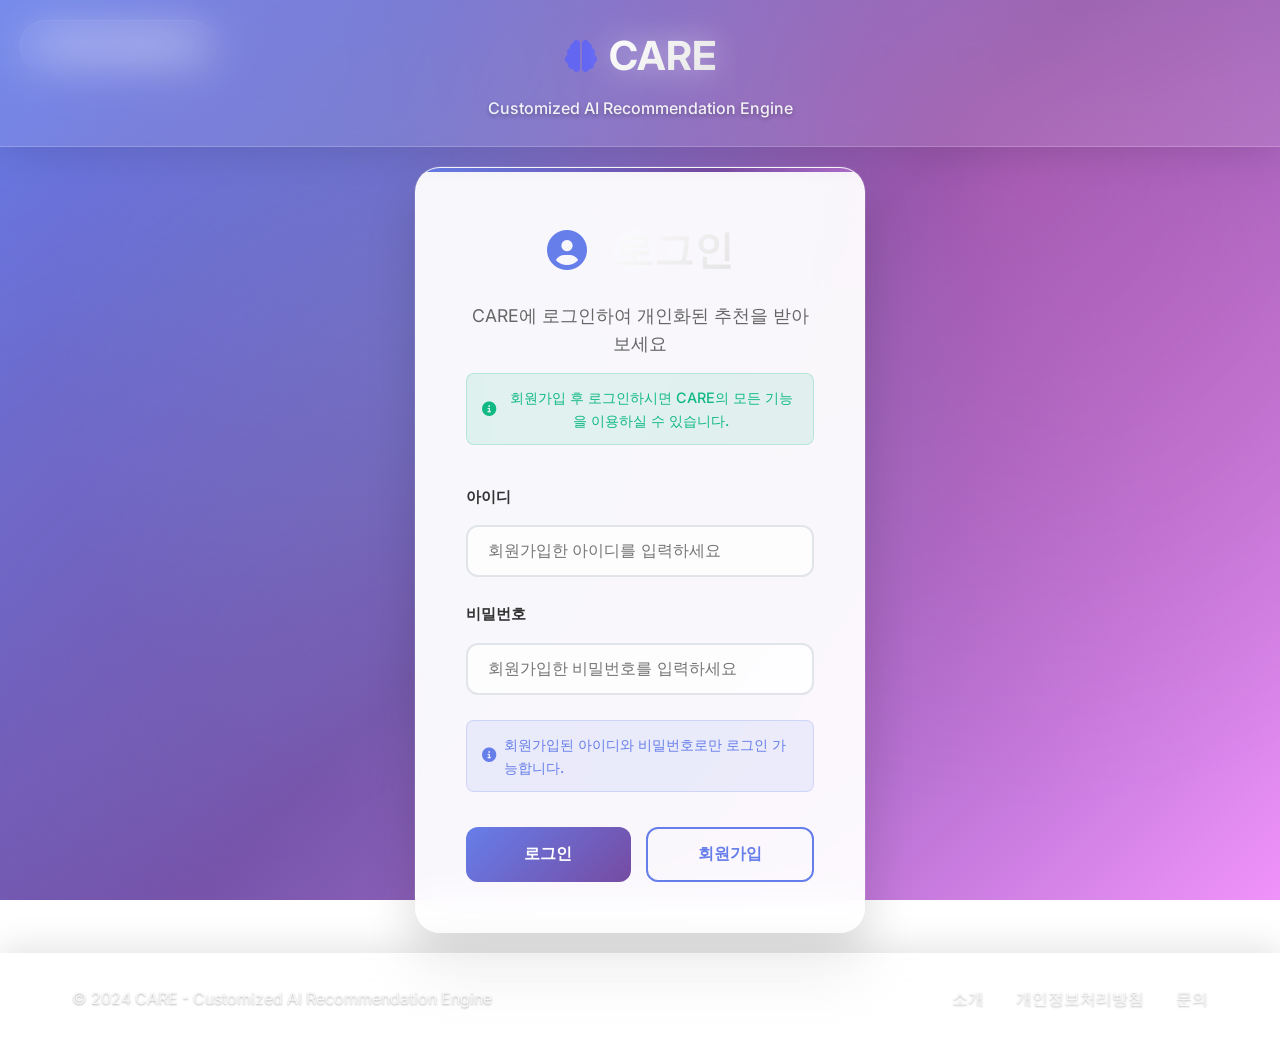
<file: login.html>
<!DOCTYPE html>
<html lang="ko">
<head>
    <meta charset="UTF-8">
    <meta name="viewport" content="width=device-width, initial-scale=1.0">
    <title>로그인 - CARE</title>
    <link rel="stylesheet" href="styles.css?v=1.0.1">
    <link rel="stylesheet" href="kakao-styles.css?v=1.0.1">
    <link href="https://fonts.googleapis.com/css2?family=Inter:wght@300;400;500;600;700&display=swap" rel="stylesheet">
    <link rel="stylesheet" href="https://cdnjs.cloudflare.com/ajax/libs/font-awesome/6.4.0/css/all.min.css">
    <link rel="manifest" href="manifest.json">
    <meta name="theme-color" content="#6366f1">
    <meta name="description" content="CARE - 당신만을 위한 맞춤형 AI 추천 엔진">
    <style>
        /* 인라인 CSS - 배경 확실히 적용 */
        body {
            background: linear-gradient(135deg, #667eea 0%, #764ba2 50%, #f093fb 100%) !important;
            background-attachment: fixed !important;
            min-height: 100vh !important;
            margin: 0 !important;
            padding: 0 !important;
        }
        
        .app-container {
            min-height: 100vh !important;
            display: flex !important;
            flex-direction: column !important;
        }
        
        .header {
            background: rgba(255, 255, 255, 0.1) !important;
            backdrop-filter: blur(20px) !important;
            border-bottom: 1px solid rgba(255, 255, 255, 0.2) !important;
        }
        
        .footer {
            background: rgba(255, 255, 255, 0.1) !important;
            backdrop-filter: blur(20px) !important;
            border-top: 1px solid rgba(255, 255, 255, 0.2) !important;
        }
        
        /* 로그인 페이지 전용 스타일 */
        .login-page-container {
            flex: 1;
            display: flex;
            align-items: center;
            justify-content: center;
            padding: 20px;
        }
        
        .login-card {
            background: rgba(255, 255, 255, 0.95) !important;
            backdrop-filter: blur(20px) !important;
            border: 1px solid rgba(255, 255, 255, 0.2) !important;
            border-radius: 25px;
            padding: 50px;
            box-shadow: 
                0 25px 50px rgba(0, 0, 0, 0.15),
                0 0 0 1px rgba(255, 255, 255, 0.1),
                inset 0 1px 0 rgba(255, 255, 255, 0.2);
            max-width: 450px;
            width: 100%;
            position: relative;
            overflow: hidden;
        }
        
        .login-card::before {
            content: '';
            position: absolute;
            top: 0;
            left: 0;
            right: 0;
            height: 4px;
            background: linear-gradient(90deg, #667eea, #764ba2, #f093fb, #667eea);
            background-size: 200% 100%;
            animation: gradientShift 3s ease-in-out infinite;
        }
        
        @keyframes gradientShift {
            0%, 100% { background-position: 0% 50%; }
            50% { background-position: 100% 50%; }
        }
        
        .login-header {
            text-align: center;
            margin-bottom: 40px;
        }
        
        .login-header .logo {
            display: flex;
            align-items: center;
            justify-content: center;
            margin-bottom: 20px;
        }
        
        .login-header .logo i {
            font-size: 2.5rem;
            color: #667eea;
            margin-right: 15px;
        }
        
        .login-header .logo h1 {
            font-size: 2.5rem;
            font-weight: 700;
            background: linear-gradient(135deg, #667eea, #764ba2, #f093fb);
            background-clip: text;
            -webkit-background-clip: text;
            -webkit-text-fill-color: transparent;
            margin: 0;
        }
        
        .login-header p {
            color: #666;
            font-size: 1.1rem;
            margin: 0;
        }
        
        .form-group {
            margin-bottom: 25px;
        }
        
        .form-group label {
            display: block;
            margin-bottom: 8px;
            color: #333;
            font-weight: 600;
            font-size: 0.95rem;
        }
        
        .form-group input {
            width: 100%;
            padding: 15px 20px;
            border: 2px solid #e1e5e9;
            border-radius: 12px;
            font-size: 1rem;
            transition: all 0.3s ease;
            box-sizing: border-box;
            background: rgba(255, 255, 255, 0.8);
        }
        
        .form-group input:focus {
            outline: none;
            border-color: #667eea;
            box-shadow: 0 0 0 3px rgba(102, 126, 234, 0.1);
            background: rgba(255, 255, 255, 1);
        }
        
        .login-info {
            background: rgba(102, 126, 234, 0.1);
            border: 1px solid rgba(102, 126, 234, 0.2);
            border-radius: 8px;
            padding: 12px 15px;
            margin: 20px 0;
        }
        
        .login-info p {
            margin: 0;
            color: #667eea;
            font-size: 0.9rem;
            font-weight: 500;
            display: flex;
            align-items: center;
            gap: 8px;
        }
        
        .login-info i {
            color: #667eea;
        }
        
        .login-notice {
            background: rgba(16, 185, 129, 0.1);
            border: 1px solid rgba(16, 185, 129, 0.2);
            border-radius: 8px;
            padding: 12px 15px;
            margin: 15px 0;
        }
        
        .login-notice p {
            margin: 0;
            color: #10b981;
            font-size: 0.9rem;
            font-weight: 500;
            display: flex;
            align-items: center;
            gap: 8px;
        }
        
        .login-notice i {
            color: #10b981;
        }
        
        .form-actions {
            display: flex;
            gap: 15px;
            margin-top: 35px;
        }
        
        .login-btn, .register-btn {
            flex: 1;
            padding: 15px 25px;
            border: none;
            border-radius: 12px;
            font-size: 1rem;
            font-weight: 600;
            cursor: pointer;
            transition: all 0.3s ease;
        }
        
        .login-btn {
            background: linear-gradient(135deg, #667eea, #764ba2);
            color: white;
        }
        
        .login-btn:hover {
            transform: translateY(-2px);
            box-shadow: 0 10px 20px rgba(102, 126, 234, 0.3);
        }
        
        .register-btn {
            background: transparent;
            color: #667eea;
            border: 2px solid #667eea;
        }
        
        .register-btn:hover {
            background: #667eea;
            color: white;
            transform: translateY(-2px);
        }
        
        .back-to-main {
            position: absolute;
            top: 20px;
            left: 20px;
            background: rgba(255, 255, 255, 0.2);
            backdrop-filter: blur(10px);
            border: 1px solid rgba(255, 255, 255, 0.3);
            border-radius: 50px;
            padding: 12px 20px;
            color: white;
            text-decoration: none;
            font-weight: 600;
            transition: all 0.3s ease;
            display: flex;
            align-items: center;
            gap: 8px;
        }
        
        .back-to-main:hover {
            background: rgba(255, 255, 255, 0.3);
            transform: translateY(-2px);
        }
        
        .logo h1 {
            background: linear-gradient(135deg, #ffffff, #f0f0f0, #e0e0e0) !important;
            -webkit-background-clip: text !important;
            -webkit-text-fill-color: transparent !important;
            background-clip: text !important;
        }
        
        .tagline {
            color: rgba(255, 255, 255, 0.9) !important;
        }
        
        .footer-content p, .footer-links a {
            color: rgba(255, 255, 255, 0.8) !important;
        }
    </style>
</head>
<body>
    <div class="app-container">
        <!-- Header -->
        <header class="header">
            <div class="header-content">
                <div class="logo">
                    <i class="fas fa-brain"></i>
                    <h1>CARE</h1>
                </div>
                <p class="tagline">Customized AI Recommendation Engine</p>
            </div>
        </header>

        <!-- Back to Main Button -->
        <a href="index.html" class="back-to-main">
            <i class="fas fa-arrow-left"></i>
            메인으로 돌아가기
        </a>

        <!-- Login Page Content -->
        <main class="login-page-container">
            <div class="login-card">
                <div class="login-header">
                    <div class="logo">
                        <i class="fas fa-user-circle"></i>
                        <h1>로그인</h1>
                    </div>
                    <p>CARE에 로그인하여 개인화된 추천을 받아보세요</p>
                    <div class="login-notice">
                        <p><i class="fas fa-info-circle"></i> 회원가입 후 로그인하시면 CARE의 모든 기능을 이용하실 수 있습니다.</p>
                    </div>
                </div>
                
                <form id="loginForm" class="login-form-content">
                    <div class="form-group">
                        <label for="username">아이디</label>
                        <input type="text" id="username" name="username" required placeholder="회원가입한 아이디를 입력하세요">
                    </div>
                    <div class="form-group">
                        <label for="password">비밀번호</label>
                        <input type="password" id="password" name="password" required placeholder="회원가입한 비밀번호를 입력하세요">
                    </div>
                    <div class="login-info">
                        <p><i class="fas fa-info-circle"></i> 회원가입된 아이디와 비밀번호로만 로그인 가능합니다.</p>
                    </div>
                    <div class="form-actions">
                        <button type="submit" class="login-btn">로그인</button>
                        <button type="button" class="register-btn" onclick="showRegisterForm()">회원가입</button>
                    </div>
                </form>
                
                <!-- Register Form (Hidden by default) -->
                <form id="registerForm" class="login-form-content" style="display: none;">
                    <div class="login-header">
                        <div class="logo">
                            <i class="fas fa-user-plus"></i>
                            <h1>회원가입</h1>
                        </div>
                        <p>CARE에 가입하여 개인화된 추천을 받아보세요</p>
                        <div class="login-notice">
                            <p><i class="fas fa-info-circle"></i> 회원가입 후 자동으로 로그인되어 CARE 서비스를 이용하실 수 있습니다.</p>
                        </div>
                    </div>
                    <div class="form-group">
                        <label for="regUsername">아이디</label>
                        <input type="text" id="regUsername" name="username" required placeholder="사용할 아이디를 입력하세요">
                    </div>
                    <div class="form-group">
                        <label for="regPassword">비밀번호</label>
                        <input type="password" id="regPassword" name="password" required placeholder="6자 이상의 비밀번호를 입력하세요">
                    </div>
                    <div class="form-group">
                        <label for="regPasswordConfirm">비밀번호 확인</label>
                        <input type="password" id="regPasswordConfirm" name="confirmPassword" required placeholder="비밀번호를 다시 입력하세요">
                    </div>
                    <div class="form-actions">
                        <button type="submit" class="register-btn">회원가입</button>
                        <button type="button" class="login-btn" onclick="showLoginForm()">로그인으로 돌아가기</button>
                    </div>
                </form>
            </div>
        </main>

        <!-- Footer -->
        <footer class="footer">
            <div class="footer-content">
                <p>&copy; 2024 CARE - Customized AI Recommendation Engine</p>
                <div class="footer-links">
                    <a href="#" onclick="showAbout()">소개</a>
                    <a href="#" onclick="showPrivacy()">개인정보처리방침</a>
                    <a href="#" onclick="showContact()">문의</a>
                </div>
            </div>
        </footer>
    </div>

    <script>
        // 간단하고 확실한 로그인/회원가입 시스템
        let users = [];
        
        // 전역 변수 초기화 확인
        console.log('전역 users 변수 초기화:', users);
        console.log('users 타입:', typeof users);
        console.log('users가 배열인가?', Array.isArray(users));
        
        // 페이지 로드 시 초기화
        document.addEventListener('DOMContentLoaded', function() {
            console.log('=== DOM 로드 완료, 초기화 시작 ===');
            
            try {
                // 사용자 데이터 로드
                loadUsers();
                console.log('사용자 데이터 로드 완료');
                
                // 이벤트 리스너 설정
                setupEventListeners();
                console.log('이벤트 리스너 설정 완료');
                
                // 폼 요소 확인
                const loginForm = document.getElementById('loginForm');
                const registerForm = document.getElementById('registerForm');
                console.log('로그인 폼 존재:', !!loginForm);
                console.log('회원가입 폼 존재:', !!registerForm);
                
                console.log('=== 초기화 완료 ===');
            } catch (error) {
                console.error('초기화 중 오류 발생:', error);
                alert('페이지 초기화 중 오류가 발생했습니다: ' + error.message);
            }
        });
        
        // 사용자 데이터 로드
        function loadUsers() {
            console.log('=== 사용자 데이터 로드 시작 ===');
            const savedUsers = localStorage.getItem('care_users');
            
            if (savedUsers) {
                try {
                    const parsedUsers = JSON.parse(savedUsers);
                    console.log('파싱된 사용자 데이터:', parsedUsers);
                    
                    // 배열인지 확인
                    if (Array.isArray(parsedUsers)) {
                        users = parsedUsers;
                        console.log('저장된 사용자 목록 로드됨:', users);
                    } else {
                        console.error('저장된 데이터가 배열이 아님:', parsedUsers);
                        users = getDefaultUsers();
                        saveUsers();
                    }
                } catch (error) {
                    console.error('사용자 목록 로드 오류:', error);
                    users = getDefaultUsers();
                    saveUsers();
                }
            } else {
                console.log('기본 사용자 목록 생성');
                users = getDefaultUsers();
                saveUsers();
            }
            
            // 최종 확인
            console.log('최종 users 배열:', users);
            console.log('users 타입:', typeof users);
            console.log('users가 배열인가?', Array.isArray(users));
        }
        
        // 기본 사용자 목록
        function getDefaultUsers() {
            return [
                { username: 'admin', password: 'admin123', email: 'admin@care.com', createdAt: new Date().toISOString() },
                { username: 'test', password: 'test123', email: 'test@care.com', createdAt: new Date().toISOString() }
            ];
        }
        
        // 사용자 데이터 저장
        function saveUsers() {
            try {
                // users 배열 확인
                if (!users || !Array.isArray(users)) {
                    console.error('저장할 users 배열이 올바르지 않음');
                    users = getDefaultUsers();
                }
                
                localStorage.setItem('care_users', JSON.stringify(users));
                console.log('사용자 목록 저장됨:', users);
                console.log('저장된 데이터 타입:', typeof users);
                console.log('저장된 데이터가 배열인가?', Array.isArray(users));
            } catch (error) {
                console.error('사용자 데이터 저장 중 오류:', error);
                // 기본 사용자로 초기화
                users = getDefaultUsers();
                localStorage.setItem('care_users', JSON.stringify(users));
            }
        }
        
        // 이벤트 리스너 설정
        function setupEventListeners() {
            console.log('=== 이벤트 리스너 설정 시작 ===');
            
            try {
                // 로그인 폼
                const loginForm = document.getElementById('loginForm');
                if (loginForm) {
                    console.log('로그인 폼 이벤트 리스너 설정');
                    loginForm.addEventListener('submit', handleLogin);
                    console.log('로그인 폼 이벤트 리스너 설정 완료');
                } else {
                    console.error('로그인 폼을 찾을 수 없습니다!');
                    alert('로그인 폼을 찾을 수 없습니다!');
                }
                
                // 회원가입 폼
                const registerForm = document.getElementById('registerForm');
                if (registerForm) {
                    console.log('회원가입 폼 이벤트 리스너 설정');
                    registerForm.addEventListener('submit', handleRegister);
                    console.log('회원가입 폼 이벤트 리스너 설정 완료');
                } else {
                    console.error('회원가입 폼을 찾을 수 없습니다!');
                    alert('회원가입 폼을 찾을 수 없습니다!');
                }
                
                // 버튼 이벤트 리스너 추가 설정
                setupButtonListeners();
                
                console.log('=== 이벤트 리스너 설정 완료 ===');
            } catch (error) {
                console.error('이벤트 리스너 설정 중 오류:', error);
                alert('이벤트 리스너 설정 중 오류가 발생했습니다: ' + error.message);
            }
        }
        
        // 버튼 이벤트 리스너 추가 설정
        function setupButtonListeners() {
            console.log('=== 버튼 이벤트 리스너 추가 설정 ===');
            
            try {
                // 모든 버튼에 클릭 이벤트 리스너 추가
                const buttons = document.querySelectorAll('button');
                buttons.forEach((button, index) => {
                    console.log(`버튼 ${index + 1} 설정:`, button.textContent);
                    
                    // onclick 속성이 없는 버튼에만 이벤트 리스너 추가
                    if (!button.onclick) {
                        button.addEventListener('click', function(e) {
                            console.log('버튼 클릭됨:', this.textContent);
                        });
                    }
                });
                
                console.log('버튼 이벤트 리스너 추가 설정 완료');
            } catch (error) {
                console.error('버튼 이벤트 리스너 설정 중 오류:', error);
            }
        }
        
        // 로그인 처리
        function handleLogin(event) {
            console.log('=== 로그인 함수 호출됨 ===');
            event.preventDefault();
            
            try {
                console.log('로그인 시도 중...');
                
                // users 배열 확인 및 초기화
                if (!users || !Array.isArray(users)) {
                    console.error('users 배열이 올바르지 않음, 초기화 시도');
                    users = getDefaultUsers();
                    saveUsers();
                }
                
                console.log('현재 사용자 목록:', users);
                console.log('users 타입:', typeof users);
                console.log('users가 배열인가?', Array.isArray(users));
                
                const formData = new FormData(event.target);
                const username = formData.get('username');
                const password = formData.get('password');
                
                console.log('입력된 아이디:', username);
                console.log('입력된 비밀번호:', password ? '***' : '없음');
                
                if (!username || !password) {
                    console.log('입력값 누락');
                    showMessage('아이디와 비밀번호를 모두 입력해주세요.', 'error');
                    return;
                }
                
                // 먼저 아이디가 존재하는지 확인
                const existingUser = users.find(u => u.username === username);
                console.log('찾은 사용자:', existingUser);
                
                if (!existingUser) {
                    console.log('로그인 실패: 회원가입되지 않은 아이디');
                    showMessage('회원가입되지 않은 아이디입니다. 먼저 회원가입을 해주세요.', 'error');
                    return;
                }
                
                // 아이디는 존재하지만 비밀번호가 틀린 경우
                if (existingUser.password !== password) {
                    console.log('로그인 실패: 비밀번호가 틀림');
                    console.log('입력된 비밀번호:', password);
                    console.log('저장된 비밀번호:', existingUser.password);
                    showMessage('비밀번호가 올바르지 않습니다. 다시 확인해주세요.', 'error');
                    return;
                }
                
                // 로그인 성공
                console.log('로그인 성공!');
                const currentUser = {
                    username: existingUser.username,
                    email: existingUser.email,
                    loginTime: new Date().toISOString()
                };
                
                localStorage.setItem('care_current_user', JSON.stringify(currentUser));
                console.log('사용자 정보 저장됨:', currentUser);
                showMessage(`${existingUser.username}님, 로그인 성공! CARE 서비스를 이용하실 수 있습니다.`, 'success');
                
                setTimeout(() => {
                    console.log('CARE 메인 페이지로 이동 중...');
                    window.location.href = 'index.html';
                }, 2000);
                
            } catch (error) {
                console.error('로그인 처리 중 오류 발생:', error);
                showMessage('로그인 처리 중 오류가 발생했습니다: ' + error.message, 'error');
            }
        }
        
        // 회원가입 처리
        function handleRegister(event) {
            console.log('=== 회원가입 함수 호출됨 ===');
            
            // 이벤트가 전달되지 않은 경우 (직접 호출)
            if (event) {
                event.preventDefault();
            }
            
            try {
                console.log('회원가입 시도 중...');
                
                // users 배열 확인 및 초기화
                if (!users || !Array.isArray(users)) {
                    console.error('users 배열이 올바르지 않음, 초기화 시도');
                    users = getDefaultUsers();
                    saveUsers();
                }
                
                console.log('현재 사용자 목록:', users);
                console.log('users 타입:', typeof users);
                console.log('users가 배열인가?', Array.isArray(users));
                
                // 폼 요소 직접 접근
                const usernameField = document.getElementById('regUsername');
                const passwordField = document.getElementById('regPassword');
                const confirmPasswordField = document.getElementById('regPasswordConfirm');
                
                if (!usernameField || !passwordField || !confirmPasswordField) {
                    console.error('회원가입 입력 필드를 찾을 수 없습니다');
                    showMessage('회원가입 폼을 찾을 수 없습니다. 페이지를 새로고침해주세요.', 'error');
                    return;
                }
                
                const username = usernameField.value.trim();
                const password = passwordField.value;
                const confirmPassword = confirmPasswordField.value;
                
                console.log('입력된 아이디:', username);
                console.log('입력된 비밀번호:', password ? '***' : '없음');
                console.log('비밀번호 확인:', confirmPassword ? '***' : '없음');
                
                if (!username || !password || !confirmPassword) {
                    console.log('입력값 누락');
                    showMessage('모든 필드를 입력해주세요.', 'error');
                    return;
                }
                
                if (username.length < 3) {
                    console.log('아이디 길이 부족');
                    showMessage('아이디는 3자 이상이어야 합니다.', 'error');
                    return;
                }
                
                if (password !== confirmPassword) {
                    console.log('비밀번호 불일치');
                    showMessage('비밀번호가 일치하지 않습니다.', 'error');
                    return;
                }
                
                if (password.length < 6) {
                    console.log('비밀번호 길이 부족');
                    showMessage('비밀번호는 6자 이상이어야 합니다.', 'error');
                    return;
                }
                
                const existingUser = users.find(u => u.username === username);
                console.log('기존 사용자 확인:', existingUser);
                
                if (existingUser) {
                    console.log('이미 존재하는 아이디');
                    showMessage('이미 존재하는 아이디입니다.', 'error');
                    return;
                }
                
                const newUser = {
                    username: username,
                    password: password,
                    email: `${username}@care.com`,
                    createdAt: new Date().toISOString()
                };
                
                console.log('새 사용자 생성:', newUser);
                users.push(newUser);
                saveUsers();
                console.log('사용자 목록에 추가됨');
                
                const currentUser = {
                    username: newUser.username,
                    email: newUser.email,
                    loginTime: new Date().toISOString()
                };
                
                localStorage.setItem('care_current_user', JSON.stringify(currentUser));
                console.log('사용자 정보 저장됨:', currentUser);
                
                console.log('회원가입 성공!');
                showMessage(`${newUser.username}님, 회원가입 성공! 자동으로 로그인되어 CARE 서비스를 이용하실 수 있습니다.`, 'success');
                
                // 입력 필드 초기화
                usernameField.value = '';
                passwordField.value = '';
                confirmPasswordField.value = '';
                
                setTimeout(() => {
                    console.log('CARE 메인 페이지로 이동 중...');
                    window.location.href = 'index.html';
                }, 2000);
                
            } catch (error) {
                console.error('회원가입 처리 중 오류 발생:', error);
                showMessage('회원가입 처리 중 오류가 발생했습니다: ' + error.message, 'error');
            }
        }
        
        // 메시지 표시
        function showMessage(message, type) {
            // 기존 메시지 제거
            const existingMessage = document.querySelector('.auth-message');
            if (existingMessage) {
                existingMessage.remove();
            }
            
            // 새 메시지 생성
            const messageDiv = document.createElement('div');
            messageDiv.className = 'auth-message';
            messageDiv.innerHTML = `
                <div class="message-content ${type}">
                    <i class="fas ${type === 'success' ? 'fa-check-circle' : 'fa-exclamation-circle'}"></i>
                    <span>${message}</span>
                </div>
            `;
            
            // 스타일 적용
            messageDiv.style.cssText = `
                position: fixed;
                top: 20px;
                right: 20px;
                z-index: 10000;
                animation: slideInRight 0.3s ease;
            `;
            
            const style = document.createElement('style');
            style.textContent = `
                .auth-message .message-content {
                    background: white;
                    padding: 15px 20px;
                    border-radius: 10px;
                    box-shadow: 0 10px 20px rgba(0, 0, 0, 0.1);
                    display: flex;
                    align-items: center;
                    gap: 10px;
                    font-weight: 500;
                    max-width: 300px;
                }
                
                .auth-message .message-content.success {
                    color: #10b981;
                    border-left: 4px solid #10b981;
                }
                
                .auth-message .message-content.error {
                    color: #ef4444;
                    border-left: 4px solid #ef4444;
                }
                
                @keyframes slideInRight {
                    from { transform: translateX(100%); opacity: 0; }
                    to { transform: translateX(0); opacity: 1; }
                }
            `;
            
            document.head.appendChild(style);
            document.body.appendChild(messageDiv);
            
            // 3초 후 자동 제거
            setTimeout(() => {
                messageDiv.remove();
                style.remove();
            }, 3000);
        }
        
        // 폼 전환 함수들
        function showRegisterForm() {
            console.log('=== 회원가입 폼으로 전환 시작 ===');
            try {
                const loginForm = document.getElementById('loginForm');
                const registerForm = document.getElementById('registerForm');
                
                console.log('로그인 폼:', loginForm);
                console.log('회원가입 폼:', registerForm);
                
                if (loginForm && registerForm) {
                    loginForm.style.display = 'none';
                    registerForm.style.display = 'block';
                    console.log('폼 전환 완료');
                    
                    // 회원가입 폼이 제대로 표시되었는지 확인
                    setTimeout(() => {
                        const isVisible = registerForm.style.display === 'block' && registerForm.offsetParent !== null;
                        console.log('회원가입 폼 표시 상태:', isVisible);
                        
                        if (!isVisible) {
                            console.error('회원가입 폼이 표시되지 않음');
                            alert('회원가입 폼을 표시할 수 없습니다. 페이지를 새로고침해주세요.');
                        }
                    }, 100);
                } else {
                    console.error('폼 요소를 찾을 수 없습니다');
                    console.error('로그인 폼 존재:', !!loginForm);
                    console.error('회원가입 폼 존재:', !!registerForm);
                    alert('폼 요소를 찾을 수 없습니다. 페이지를 새로고침해주세요.');
                }
            } catch (error) {
                console.error('폼 전환 중 오류:', error);
                alert('폼 전환 중 오류가 발생했습니다: ' + error.message);
            }
        }
        
        function showLoginForm() {
            console.log('로그인 폼으로 전환');
            try {
                const loginForm = document.getElementById('loginForm');
                const registerForm = document.getElementById('registerForm');
                
                if (loginForm && registerForm) {
                    registerForm.style.display = 'none';
                    loginForm.style.display = 'block';
                    console.log('폼 전환 완료');
                } else {
                    console.error('폼 요소를 찾을 수 없습니다');
                    alert('폼 요소를 찾을 수 없습니다.');
                }
            } catch (error) {
                console.error('폼 전환 중 오류:', error);
                alert('폼 전환 중 오류가 발생했습니다: ' + error.message);
            }
        }
        
        // 개발자용 테스트 함수들 (주석 처리)
        /*
        function testLogin() {
            console.log('=== 테스트 로그인 시작 ===');
            
            try {
                const loginForm = document.getElementById('loginForm');
                if (!loginForm || loginForm.style.display === 'none') {
                    console.log('로그인 폼이 보이지 않음, 폼 전환 시도');
                    showLoginForm();
                }
                
                const usernameField = document.getElementById('username');
                const passwordField = document.getElementById('password');
                
                if (usernameField && passwordField) {
                    usernameField.value = 'admin';
                    passwordField.value = 'admin123';
                    console.log('테스트 데이터 입력 완료');
                } else {
                    console.error('입력 필드를 찾을 수 없습니다');
                    showMessage('입력 필드를 찾을 수 없습니다.', 'error');
                    return;
                }
                
                console.log('사용자 목록:', users);
                
                const testUser = users.find(u => u.username === 'admin');
                console.log('테스트 사용자 찾기:', testUser);
                
                if (testUser) {
                    console.log('테스트 사용자 발견, 로그인 시도...');
                    const form = document.getElementById('loginForm');
                    const event = new Event('submit', { bubbles: true, cancelable: true });
                    form.dispatchEvent(event);
                } else {
                    console.log('테스트 사용자를 찾을 수 없음');
                    showMessage('테스트 사용자를 찾을 수 없습니다. 데이터를 초기화해주세요.', 'error');
                }
            } catch (error) {
                console.error('테스트 로그인 중 오류:', error);
                showMessage('테스트 로그인 중 오류가 발생했습니다: ' + error.message, 'error');
            }
        }
        
        function clearStorage() {
            console.log('=== 데이터 초기화 시작 ===');
            
            if (confirm('모든 데이터를 초기화하시겠습니까?')) {
                try {
                    localStorage.clear();
                    users = getDefaultUsers();
                    console.log('초기화된 users:', users);
                    console.log('users 타입:', typeof users);
                    console.log('users가 배열인가?', Array.isArray(users));
                    saveUsers();
                    showMessage('데이터가 초기화되었습니다.', 'success');
                    console.log('데이터 초기화 완료');
                } catch (error) {
                    console.error('데이터 초기화 중 오류:', error);
                    showMessage('데이터 초기화 중 오류가 발생했습니다: ' + error.message, 'error');
                }
            }
        }
        
        function testRegister() {
            console.log('=== 테스트 회원가입 시작 ===');
            
            try {
                const registerForm = document.getElementById('registerForm');
                if (!registerForm || registerForm.style.display === 'none') {
                    console.log('회원가입 폼이 보이지 않음, 폼 전환 시도');
                    showRegisterForm();
                    
                    setTimeout(() => {
                        performTestRegister();
                    }, 500);
                } else {
                    performTestRegister();
                }
                
            } catch (error) {
                console.error('테스트 회원가입 중 오류:', error);
                showMessage('테스트 회원가입 중 오류가 발생했습니다: ' + error.message, 'error');
            }
        }
        
        function performTestRegister() {
            try {
                const usernameField = document.getElementById('regUsername');
                const passwordField = document.getElementById('regPassword');
                const confirmPasswordField = document.getElementById('regPasswordConfirm');
                
                if (usernameField && passwordField && confirmPasswordField) {
                    const testUsername = 'testuser' + Date.now();
                    usernameField.value = testUsername;
                    passwordField.value = 'test123';
                    confirmPasswordField.value = 'test123';
                    console.log('테스트 데이터 입력 완료:', testUsername);
                    
                    handleRegister();
                } else {
                    console.error('회원가입 입력 필드를 찾을 수 없습니다');
                    showMessage('회원가입 입력 필드를 찾을 수 없습니다.', 'error');
                }
            } catch (error) {
                console.error('테스트 회원가입 실행 중 오류:', error);
                showMessage('테스트 회원가입 실행 중 오류가 발생했습니다: ' + error.message, 'error');
            }
        }
        */
        
        // 기타 함수들
        function showAbout() {
            alert('CARE는 AI 기반 맞춤형 장소 추천 서비스입니다.');
        }
        
        function showPrivacy() {
            alert('개인정보처리방침: 사용자의 개인정보는 안전하게 보호됩니다.');
        }
        
        function showContact() {
            alert('문의: care@example.com');
        }
    </script>
</body>
</html>
</file>
<file: styles.css>
/* Reset and Base Styles */
* {
    margin: 0;
    padding: 0;
    box-sizing: border-box;
}

:root {
    --primary-color: #6366f1;
    --primary-dark: #4f46e5;
    --secondary-color: #8b5cf6;
    --accent-color: #06b6d4;
    --success-color: #10b981;
    --warning-color: #f59e0b;
    --error-color: #ef4444;
    --text-primary: #1f2937;
    --text-secondary: #6b7280;
    --text-light: #9ca3af;
    --bg-primary: #ffffff;
    --bg-secondary: #f9fafb;
    --bg-tertiary: #f3f4f6;
    --border-color: #e5e7eb;
    --shadow-sm: 0 1px 2px 0 rgba(0, 0, 0, 0.05);
    --shadow-md: 0 4px 6px -1px rgba(0, 0, 0, 0.1);
    --shadow-lg: 0 10px 15px -3px rgba(0, 0, 0, 0.1);
    --shadow-xl: 0 20px 25px -5px rgba(0, 0, 0, 0.1);
    --radius-sm: 0.375rem;
    --radius-md: 0.5rem;
    --radius-lg: 0.75rem;
    --radius-xl: 1rem;
}

body {
    font-family: 'Inter', -apple-system, BlinkMacSystemFont, 'Segoe UI', Roboto, sans-serif;
    background: linear-gradient(135deg, #667eea 0%, #764ba2 50%, #f093fb 100%);
    background-attachment: fixed;
    min-height: 100vh;
    color: var(--text-primary);
    line-height: 1.6;
    position: relative;
}

body::before {
    content: '';
    position: fixed;
    top: 0;
    left: 0;
    width: 100%;
    height: 100%;
    background: 
        radial-gradient(circle at 20% 80%, rgba(120, 119, 198, 0.3) 0%, transparent 50%),
        radial-gradient(circle at 80% 20%, rgba(255, 119, 198, 0.3) 0%, transparent 50%),
        radial-gradient(circle at 40% 40%, rgba(120, 219, 255, 0.2) 0%, transparent 50%);
    z-index: -1;
    pointer-events: none;
}

.app-container {
    min-height: 100vh;
    display: flex;
    flex-direction: column;
}

/* Header Styles */
.header {
    background: rgba(255, 255, 255, 0.1);
    backdrop-filter: blur(20px);
    border-bottom: 1px solid rgba(255, 255, 255, 0.2);
    padding: 1.5rem 0;
    position: sticky;
    top: 0;
    z-index: 100;
    box-shadow: 0 8px 32px rgba(0, 0, 0, 0.1);
}

.header-content {
    max-width: 1200px;
    margin: 0 auto;
    padding: 0 2rem;
    text-align: center;
}

.logo {
    display: flex;
    align-items: center;
    justify-content: center;
    gap: 0.75rem;
    margin-bottom: 0.5rem;
}

.logo i {
    font-size: 2rem;
    color: var(--primary-color);
    animation: pulse 2s infinite;
}

.logo h1 {
    font-size: 2.5rem;
    font-weight: 700;
    background: linear-gradient(135deg, #ffffff, #f0f0f0, #e0e0e0);
    -webkit-background-clip: text;
    -webkit-text-fill-color: transparent;
    background-clip: text;
    text-shadow: 0 0 30px rgba(255, 255, 255, 0.5);
}

.tagline {
    color: rgba(255, 255, 255, 0.9);
    font-size: 1rem;
    font-weight: 500;
    text-shadow: 0 2px 4px rgba(0, 0, 0, 0.3);
}

/* Main Content */
.main-content {
    flex: 1;
    max-width: 1200px;
    margin: 0 auto;
    padding: 2rem;
    width: 100%;
}

/* Introduction Section */
.introduction-section {
    background: rgba(255, 255, 255, 0.1);
    backdrop-filter: blur(20px);
    border-radius: var(--radius-xl);
    padding: 4rem 3rem;
    margin-bottom: 2rem;
    border: 1px solid rgba(255, 255, 255, 0.2);
    position: relative;
    overflow: hidden;
    text-align: center;
}

.introduction-section::before {
    content: '';
    position: absolute;
    top: 0;
    left: 0;
    right: 0;
    height: 1px;
    background: linear-gradient(90deg, transparent, rgba(255, 255, 255, 0.8), transparent);
}

.intro-container {
    max-width: 800px;
    margin: 0 auto;
}

.intro-title {
    font-size: 3rem;
    font-weight: 700;
    background: linear-gradient(135deg, #ffffff, #f0f0f0, #e0e0e0);
    -webkit-background-clip: text;
    -webkit-text-fill-color: transparent;
    background-clip: text;
    margin-bottom: 1.5rem;
    text-shadow: 0 0 30px rgba(255, 255, 255, 0.5);
}

.intro-description {
    font-size: 1.3rem;
    color: rgba(255, 255, 255, 0.9);
    margin-bottom: 2rem;
    line-height: 1.8;
    text-shadow: 0 2px 4px rgba(0, 0, 0, 0.3);
}

.intro-quote {
    background: rgba(255, 255, 255, 0.1);
    backdrop-filter: blur(10px);
    border-radius: var(--radius-lg);
    padding: 2rem;
    margin-bottom: 3rem;
    border-left: 4px solid var(--accent-color);
    position: relative;
    max-width: 600px;
    margin-left: auto;
    margin-right: auto;
}

.intro-quote::before {
    content: '"';
    position: absolute;
    top: -10px;
    left: 20px;
    font-size: 4rem;
    color: var(--accent-color);
    font-family: serif;
    opacity: 0.3;
}

.intro-quote p {
    font-size: 1.1rem;
    color: rgba(255, 255, 255, 0.9);
    line-height: 1.7;
    font-style: italic;
    margin: 0;
    text-shadow: 0 1px 2px rgba(0, 0, 0, 0.3);
}

.intro-features {
    display: grid;
    grid-template-columns: repeat(auto-fit, minmax(280px, 1fr));
    gap: 2rem;
    margin-bottom: 3rem;
    max-width: 1200px;
    margin-left: auto;
    margin-right: auto;
}

.feature-item {
    background: rgba(255, 255, 255, 0.1);
    backdrop-filter: blur(10px);
    border-radius: var(--radius-lg);
    padding: 2rem;
    border: 1px solid rgba(255, 255, 255, 0.2);
    transition: all 0.3s ease;
    text-align: center;
}

.feature-item:hover {
    transform: translateY(-5px);
    background: rgba(255, 255, 255, 0.15);
    box-shadow: 0 10px 30px rgba(0, 0, 0, 0.2);
}

.feature-icon {
    width: 4rem;
    height: 4rem;
    border-radius: 50%;
    display: flex;
    align-items: center;
    justify-content: center;
    margin: 0 auto 1.5rem;
    font-size: 1.5rem;
    color: white;
    box-shadow: 0 8px 20px rgba(0, 0, 0, 0.2);
}

.feature-item:nth-child(1) .feature-icon {
    background: linear-gradient(135deg, #667eea, #764ba2);
}

.feature-item:nth-child(2) .feature-icon {
    background: linear-gradient(135deg, #f093fb, #f5576c);
}

.feature-item:nth-child(3) .feature-icon {
    background: linear-gradient(135deg, #4facfe, #00f2fe);
}

.feature-item:nth-child(4) .feature-icon {
    background: linear-gradient(135deg, #43e97b, #38f9d7);
}

.feature-item h3 {
    font-size: 1.3rem;
    font-weight: 600;
    color: white;
    margin-bottom: 1rem;
    text-shadow: 0 2px 4px rgba(0, 0, 0, 0.3);
}

.feature-item p {
    color: rgba(255, 255, 255, 0.8);
    line-height: 1.6;
    font-size: 1rem;
    text-shadow: 0 1px 2px rgba(0, 0, 0, 0.3);
}


/* Description Section */
.description-section {
    background: rgba(255, 255, 255, 0.95);
    backdrop-filter: blur(20px);
    border-radius: var(--radius-xl);
    padding: 4rem 3rem;
    box-shadow: var(--shadow-xl);
    margin-bottom: 2rem;
    border: 1px solid rgba(255, 255, 255, 0.2);
    position: relative;
    overflow: hidden;
}

.description-section::before {
    content: '';
    position: absolute;
    top: 0;
    left: 0;
    right: 0;
    height: 1px;
    background: linear-gradient(90deg, transparent, rgba(255, 255, 255, 0.8), transparent);
}

.description-container {
    max-width: 1000px;
    margin: 0 auto;
}

.description-container h2 {
    font-size: 2.5rem;
    font-weight: 700;
    color: var(--text-primary);
    text-align: center;
    margin-bottom: 3rem;
    background: linear-gradient(135deg, var(--primary-color), var(--secondary-color));
    -webkit-background-clip: text;
    -webkit-text-fill-color: transparent;
    background-clip: text;
}

.description-content {
    display: grid;
    grid-template-columns: 1fr 1fr;
    gap: 4rem;
    align-items: center;
}

.description-text {
    text-align: left;
}

.main-description {
    font-size: 1.4rem;
    font-weight: 600;
    color: var(--text-primary);
    line-height: 1.6;
    margin-bottom: 1.5rem;
}

.sub-description {
    font-size: 1.1rem;
    color: var(--text-secondary);
    line-height: 1.7;
}

.description-features {
    display: flex;
    flex-direction: column;
    gap: 2rem;
}

.desc-feature {
    display: flex;
    align-items: flex-start;
    gap: 1.5rem;
    padding: 1.5rem;
    background: var(--bg-secondary);
    border-radius: var(--radius-lg);
    transition: all 0.3s ease;
    border-left: 4px solid var(--primary-color);
}

.desc-feature:hover {
    transform: translateX(10px);
    box-shadow: var(--shadow-md);
    background: var(--bg-tertiary);
}

.desc-icon {
    width: 3rem;
    height: 3rem;
    border-radius: 50%;
    background: linear-gradient(135deg, var(--primary-color), var(--secondary-color));
    display: flex;
    align-items: center;
    justify-content: center;
    font-size: 1.2rem;
    color: white;
    flex-shrink: 0;
    box-shadow: 0 4px 15px rgba(99, 102, 241, 0.3);
}

.desc-feature h3 {
    font-size: 1.2rem;
    font-weight: 600;
    color: var(--text-primary);
    margin-bottom: 0.5rem;
}

.desc-feature p {
    color: var(--text-secondary);
    line-height: 1.6;
    margin: 0;
}

.start-section {
    text-align: center;
    margin-top: 3rem;
    padding-top: 3rem;
    border-top: 1px solid var(--border-color);
}

.start-message {
    font-size: 1.3rem;
    color: var(--text-secondary);
    margin-bottom: 2rem;
    font-weight: 500;
}

.start-button {
    background: linear-gradient(135deg, var(--primary-color), var(--secondary-color));
    color: white;
    border: none;
    padding: 1.2rem 3rem;
    border-radius: 50px;
    font-size: 1.2rem;
    font-weight: 600;
    cursor: pointer;
    transition: all 0.3s ease;
    display: inline-flex;
    align-items: center;
    gap: 0.75rem;
    box-shadow: 0 8px 25px rgba(99, 102, 241, 0.4);
    text-shadow: 0 2px 4px rgba(0, 0, 0, 0.3);
}

.start-button:hover {
    transform: translateY(-3px);
    box-shadow: 0 12px 35px rgba(99, 102, 241, 0.5);
}

.start-button i {
    font-size: 1.3rem;
    animation: pulse 2s infinite;
}



/* Loading Section */
.loading-section {
    background: rgba(255, 255, 255, 0.95);
    backdrop-filter: blur(20px);
    border-radius: var(--radius-xl);
    padding: 4rem 3rem;
    box-shadow: var(--shadow-xl);
    margin-bottom: 2rem;
    text-align: center;
    border: 1px solid rgba(255, 255, 255, 0.2);
    position: relative;
    overflow: hidden;
}

.loading-section::before {
    content: '';
    position: absolute;
    top: 0;
    left: 0;
    right: 0;
    height: 1px;
    background: linear-gradient(90deg, transparent, rgba(255, 255, 255, 0.8), transparent);
}

.loading-container h3 {
    font-size: 1.5rem;
    font-weight: 600;
    color: var(--text-primary);
    margin-bottom: 0.5rem;
}

.loading-container p {
    color: var(--text-secondary);
    font-size: 1.1rem;
}

.loading-spinner {
    margin-bottom: 2rem;
}

.loading-spinner i {
    font-size: 3rem;
    color: var(--primary-color);
    animation: spin 2s linear infinite;
}

/* Results Section */
.results-section {
    background: rgba(255, 255, 255, 0.95);
    backdrop-filter: blur(20px);
    border-radius: var(--radius-xl);
    padding: 3rem;
    box-shadow: var(--shadow-xl);
    margin-bottom: 2rem;
    border: 1px solid rgba(255, 255, 255, 0.2);
    position: relative;
    overflow: hidden;
}

.results-section::before {
    content: '';
    position: absolute;
    top: 0;
    left: 0;
    right: 0;
    height: 1px;
    background: linear-gradient(90deg, transparent, rgba(255, 255, 255, 0.8), transparent);
}

.results-header {
    display: flex;
    justify-content: space-between;
    align-items: center;
    margin-bottom: 2rem;
    flex-wrap: wrap;
    gap: 1rem;
}

.results-header h2 {
    font-size: 2rem;
    font-weight: 600;
    color: var(--text-primary);
}

.new-search-btn {
    background: var(--bg-secondary);
    border: 1px solid var(--border-color);
    color: var(--text-primary);
    padding: 0.75rem 1.5rem;
    border-radius: var(--radius-md);
    font-size: 1rem;
    font-weight: 500;
    cursor: pointer;
    transition: all 0.3s ease;
    display: flex;
    align-items: center;
    gap: 0.5rem;
}

.new-search-btn:hover {
    background: var(--primary-color);
    color: white;
    border-color: var(--primary-color);
}

.results-content {
    display: grid;
    gap: 1.5rem;
}

.recommendation-card {
    background: var(--bg-secondary);
    border-radius: var(--radius-lg);
    padding: 2rem;
    border: 1px solid var(--border-color);
    transition: all 0.3s ease;
    position: relative;
    overflow: hidden;
}

.recommendation-card::before {
    content: '';
    position: absolute;
    top: 0;
    left: 0;
    width: 4px;
    height: 100%;
    background: linear-gradient(135deg, var(--primary-color), var(--secondary-color));
}

.recommendation-card:hover {
    transform: translateY(-4px);
    box-shadow: var(--shadow-lg);
}

.card-header {
    display: flex;
    align-items: center;
    gap: 1rem;
    margin-bottom: 1rem;
}

.card-icon {
    width: 3rem;
    height: 3rem;
    border-radius: var(--radius-md);
    display: flex;
    align-items: center;
    justify-content: center;
    font-size: 1.5rem;
    color: white;
}

.card-icon.place { background: var(--primary-color); }
.card-icon.activity { background: var(--secondary-color); }
.card-icon.food { background: var(--accent-color); }
.card-icon.other { background: var(--success-color); }

.card-title {
    font-size: 1.5rem;
    font-weight: 600;
    color: var(--text-primary);
    margin-bottom: 0.25rem;
}

.card-category {
    color: var(--text-secondary);
    font-size: 0.9rem;
    font-weight: 500;
}

.card-description {
    color: var(--text-secondary);
    line-height: 1.7;
    margin-bottom: 1rem;
}

.card-reason {
    background: linear-gradient(135deg, #f0f9ff, #e0f2fe);
    border-left: 4px solid var(--accent-color);
    padding: 1rem;
    margin-bottom: 1.5rem;
    border-radius: var(--radius-sm);
    color: var(--text-primary);
    font-size: 0.95rem;
    line-height: 1.6;
}

.card-reason i {
    color: var(--accent-color);
    margin-right: 0.5rem;
}

.card-details {
    display: grid;
    grid-template-columns: repeat(auto-fit, minmax(200px, 1fr));
    gap: 1rem;
    margin-bottom: 1.5rem;
}

.detail-item {
    display: flex;
    align-items: center;
    gap: 0.5rem;
    color: var(--text-secondary);
    font-size: 0.9rem;
}

.detail-item i {
    color: var(--primary-color);
    width: 1rem;
}

.card-actions {
    display: flex;
    gap: 0.75rem;
    flex-wrap: wrap;
}

.action-btn {
    padding: 0.5rem 1rem;
    border-radius: var(--radius-sm);
    font-size: 0.9rem;
    font-weight: 500;
    cursor: pointer;
    transition: all 0.3s ease;
    border: 1px solid var(--border-color);
    background: var(--bg-primary);
    color: var(--text-primary);
    display: flex;
    align-items: center;
    gap: 0.5rem;
}

.action-btn:hover {
    background: var(--primary-color);
    color: white;
    border-color: var(--primary-color);
}

.action-btn.primary {
    background: var(--primary-color);
    color: white;
    border-color: var(--primary-color);
}

.action-btn.primary:hover {
    background: var(--primary-dark);
}


/* Footer */
.footer {
    background: rgba(255, 255, 255, 0.1);
    backdrop-filter: blur(20px);
    border-top: 1px solid rgba(255, 255, 255, 0.2);
    padding: 2rem 0;
    margin-top: auto;
    box-shadow: 0 -8px 32px rgba(0, 0, 0, 0.1);
}

.footer-content {
    max-width: 1200px;
    margin: 0 auto;
    padding: 0 2rem;
    display: flex;
    justify-content: space-between;
    align-items: center;
    flex-wrap: wrap;
    gap: 1rem;
}

.footer-content p {
    color: rgba(255, 255, 255, 0.8);
    text-shadow: 0 1px 2px rgba(0, 0, 0, 0.3);
}

.footer-links {
    display: flex;
    gap: 2rem;
}

.footer-links a {
    color: rgba(255, 255, 255, 0.8);
    text-decoration: none;
    font-weight: 500;
    transition: color 0.3s ease;
    text-shadow: 0 1px 2px rgba(0, 0, 0, 0.3);
}

.footer-links a:hover {
    color: rgba(255, 255, 255, 1);
    text-shadow: 0 0 10px rgba(255, 255, 255, 0.5);
}

/* Modal */
.modal {
    position: fixed;
    top: 0;
    left: 0;
    width: 100%;
    height: 100%;
    background: rgba(0, 0, 0, 0.5);
    z-index: 1000;
    display: flex;
    align-items: center;
    justify-content: center;
    padding: 2rem;
}

.modal-content {
    background: var(--bg-primary);
    border-radius: var(--radius-xl);
    padding: 2rem;
    max-width: 600px;
    width: 100%;
    max-height: 80vh;
    overflow-y: auto;
    position: relative;
    box-shadow: var(--shadow-xl);
}

.close {
    position: absolute;
    top: 1rem;
    right: 1rem;
    font-size: 2rem;
    cursor: pointer;
    color: var(--text-light);
    transition: color 0.3s ease;
}

.close:hover {
    color: var(--text-primary);
}

/* Animations */
@keyframes pulse {
    0%, 100% { transform: scale(1); }
    50% { transform: scale(1.05); }
}

@keyframes spin {
    from { transform: rotate(0deg); }
    to { transform: rotate(360deg); }
}

@keyframes fadeInUp {
    from {
        opacity: 0;
        transform: translateY(30px);
    }
    to {
        opacity: 1;
        transform: translateY(0);
    }
}

@keyframes float {
    0%, 100% { transform: translateY(0px); }
    50% { transform: translateY(-10px); }
}

@keyframes shimmer {
    0% { transform: translateX(-100%); }
    100% { transform: translateX(100%); }
}

.fade-in-up {
    animation: fadeInUp 0.6s ease-out;
}

.logo i {
    animation: float 3s ease-in-out infinite;
}

.input-section::before,
.results-section::before,
.history-section::before,
.loading-section::before {
    animation: shimmer 3s ease-in-out infinite;
}

/* Responsive Design */
@media (max-width: 768px) {
    .main-content {
        padding: 1rem;
    }
    
    .introduction-section {
        padding: 2rem 1.5rem;
    }
    
    .intro-title {
        font-size: 2.2rem;
    }
    
    .intro-description {
        font-size: 1.1rem;
    }
    
    .intro-features {
        grid-template-columns: repeat(2, 1fr);
        gap: 1.5rem;
    }
    
    .feature-item {
        padding: 1.5rem;
    }
    
    
    .description-section,
    .results-section {
        padding: 2rem 1.5rem;
    }
    
    .description-content {
        grid-template-columns: 1fr;
        gap: 2rem;
    }
    
    .description-text {
        text-align: center;
    }
    
    .start-section {
        margin-top: 2rem;
        padding-top: 2rem;
    }
    
    .start-message {
        font-size: 1.1rem;
    }
    
    .start-button {
        padding: 1rem 2rem;
        font-size: 1.1rem;
    }
    
    .header-content {
        padding: 0 1rem;
    }
    
    .logo h1 {
        font-size: 2rem;
    }
    
    .description-container h2 {
        font-size: 2rem;
    }
    
    
    .results-header {
        flex-direction: column;
        align-items: flex-start;
    }
    
    .card-details {
        grid-template-columns: 1fr;
    }
    
    .footer-content {
        flex-direction: column;
        text-align: center;
    }
    
    .footer-links {
        justify-content: center;
    }
}

@media (max-width: 480px) {
    .intro-features {
        grid-template-columns: 1fr;
        gap: 1rem;
    }
    
    .description-section,
    .results-section {
        padding: 1.5rem 1rem;
    }
    
    .submit-btn {
        position: static;
        width: 100%;
        margin-top: 1rem;
        justify-content: center;
    }
    
    .input-box {
        padding: 1rem;
    }
    
    .card-actions {
        flex-direction: column;
    }
    
    .action-btn {
        justify-content: center;
    }
}

/* 카카오맵 추천 카드 스타일 */
.recommendations-header {
    text-align: center;
    margin-bottom: 2rem;
    padding: 1.5rem;
    background: linear-gradient(135deg, #667eea, #764ba2);
    border-radius: var(--radius-lg);
    color: white;
}

.recommendations-header h3 {
    font-size: 1.5rem;
    margin-bottom: 0.5rem;
    display: flex;
    align-items: center;
    justify-content: center;
    gap: 0.5rem;
}

.recommendations-header p {
    opacity: 0.9;
    font-size: 0.9rem;
}

.recommendations-grid {
    display: grid;
    grid-template-columns: repeat(auto-fit, minmax(300px, 1fr));
    gap: 1.5rem;
    margin-bottom: 2rem;
}

.recommendation-card {
    background: white;
    border-radius: var(--radius-lg);
    box-shadow: var(--shadow-lg);
    overflow: hidden;
    transition: all 0.3s ease;
    border: 1px solid var(--border-color);
}

.recommendation-card:hover {
    transform: translateY(-4px);
    box-shadow: var(--shadow-xl);
}

.card-header {
    padding: 1.5rem 1.5rem 1rem;
    border-bottom: 1px solid var(--border-color);
    display: flex;
    justify-content: space-between;
    align-items: flex-start;
}

.place-name {
    font-size: 1.2rem;
    font-weight: 600;
    color: var(--text-primary);
    margin: 0;
    flex: 1;
    margin-right: 1rem;
}

.card-actions {
    display: flex;
    gap: 0.5rem;
}

.action-btn {
    width: 36px;
    height: 36px;
    border: none;
    border-radius: 50%;
    display: flex;
    align-items: center;
    justify-content: center;
    cursor: pointer;
    transition: all 0.2s ease;
    font-size: 0.9rem;
}

.save-btn {
    background: var(--success-color);
    color: white;
}

.save-btn:hover {
    background: #059669;
    transform: scale(1.1);
}

.map-btn {
    background: var(--primary-color);
    color: white;
}

.map-btn:hover {
    background: var(--primary-dark);
    transform: scale(1.1);
}

.card-content {
    padding: 1rem 1.5rem;
}

.card-content > div {
    display: flex;
    align-items: center;
    gap: 0.5rem;
    margin-bottom: 0.75rem;
    font-size: 0.9rem;
    color: var(--text-secondary);
}

.card-content > div:last-child {
    margin-bottom: 0;
}

.card-content i {
    width: 16px;
    color: var(--primary-color);
}

.place-address span {
    font-weight: 500;
    color: var(--text-primary);
}

.place-phone span {
    color: var(--text-primary);
}

.place-category span {
    background: var(--bg-tertiary);
    padding: 0.25rem 0.5rem;
    border-radius: var(--radius-sm);
    font-size: 0.8rem;
    font-weight: 500;
}

.place-distance span {
    font-size: 0.8rem;
}

.card-footer {
    padding: 1rem 1.5rem 1.5rem;
    display: flex;
    gap: 0.75rem;
}

.btn-primary, .btn-secondary {
    flex: 1;
    padding: 0.75rem 1rem;
    border: none;
    border-radius: var(--radius-md);
    font-size: 0.9rem;
    font-weight: 500;
    cursor: pointer;
    transition: all 0.2s ease;
    display: flex;
    align-items: center;
    justify-content: center;
    gap: 0.5rem;
}

.btn-primary {
    background: var(--primary-color);
    color: white;
}

.btn-primary:hover {
    background: var(--primary-dark);
    transform: translateY(-1px);
}

.btn-secondary {
    background: var(--bg-tertiary);
    color: var(--text-primary);
    border: 1px solid var(--border-color);
}

.btn-secondary:hover {
    background: var(--border-color);
    transform: translateY(-1px);
}

.recommendations-footer {
    text-align: center;
    padding: 1rem;
    background: var(--bg-secondary);
    border-radius: var(--radius-md);
    margin-top: 1rem;
}

.recommendations-footer p {
    color: var(--text-secondary);
    font-size: 0.9rem;
    display: flex;
    align-items: center;
    justify-content: center;
    gap: 0.5rem;
}

.recommendations-footer i {
    color: var(--primary-color);
}

/* 로딩 및 에러 상태 */
.loading-container, .no-results, .error-container {
    text-align: center;
    padding: 3rem 2rem;
    background: white;
    border-radius: var(--radius-lg);
    box-shadow: var(--shadow-md);
}

.loading-spinner {
    width: 40px;
    height: 40px;
    border: 4px solid var(--border-color);
    border-top: 4px solid var(--primary-color);
    border-radius: 50%;
    animation: spin 1s linear infinite;
    margin: 0 auto 1rem;
}

@keyframes spin {
    0% { transform: rotate(0deg); }
    100% { transform: rotate(360deg); }
}

.no-results i, .error-container i {
    font-size: 3rem;
    color: var(--text-light);
    margin-bottom: 1rem;
}

.error-container i {
    color: var(--error-color);
}

.no-results h3, .error-container h3 {
    color: var(--text-primary);
    margin-bottom: 0.5rem;
}

.no-results p, .error-container p {
    color: var(--text-secondary);
}

/* 알림 스타일 */
.notification {
    position: fixed;
    top: 20px;
    right: 20px;
    background: white;
    padding: 1rem 1.5rem;
    border-radius: var(--radius-md);
    box-shadow: var(--shadow-lg);
    display: flex;
    align-items: center;
    gap: 0.75rem;
    z-index: 1000;
    animation: slideInRight 0.3s ease;
    border-left: 4px solid var(--primary-color);
}

.notification.success {
    border-left-color: var(--success-color);
}

.notification.error {
    border-left-color: var(--error-color);
}

.notification i {
    font-size: 1.2rem;
}

.notification.success i {
    color: var(--success-color);
}

.notification.error i {
    color: var(--error-color);
}

@keyframes slideInRight {
    from {
        transform: translateX(100%);
        opacity: 0;
    }
    to {
        transform: translateX(0);
        opacity: 1;
    }
}

/* 반응형 디자인 */
@media (max-width: 768px) {
    .recommendations-grid {
        grid-template-columns: 1fr;
        gap: 1rem;
    }
    
    .card-header {
        flex-direction: column;
        align-items: flex-start;
        gap: 1rem;
    }
    
    .place-name {
        margin-right: 0;
    }
    
    .card-actions {
        align-self: flex-end;
    }
    
    .card-footer {
        flex-direction: column;
    }
    
    .btn-primary, .btn-secondary {
        width: 100%;
    }
}
</file>
<file: kakao-styles.css>
/* 카카오 API 연동을 위한 추가 스타일 */

/* 챗팅 인터페이스 스타일 */
.chat-container {
    background: rgba(255, 255, 255, 0.95);
    backdrop-filter: blur(20px);
    border-radius: 16px;
    padding: 2rem;
    margin: 2rem 0;
    box-shadow: 0 8px 32px rgba(0, 0, 0, 0.1);
    border: 1px solid rgba(255, 255, 255, 0.2);
    max-width: 800px;
    margin-left: auto;
    margin-right: auto;
}

.chat-header {
    text-align: center;
    margin-bottom: 2rem;
    padding-bottom: 1rem;
    border-bottom: 1px solid #e5e7eb;
}

.chat-header h2 {
    color: #374151;
    margin: 0 0 0.5rem 0;
    font-size: 1.5rem;
    font-weight: 600;
    display: flex;
    align-items: center;
    justify-content: center;
    gap: 0.5rem;
}

.chat-header h2 i {
    color: #6366f1;
}

.chat-header p {
    color: #6b7280;
    margin: 0;
    font-size: 0.9rem;
}

.chat-messages {
    height: 400px;
    overflow-y: auto;
    padding: 1rem;
    background: #f8fafc;
    border-radius: 12px;
    margin-bottom: 1.5rem;
    border: 1px solid #e5e7eb;
}

.chat-message {
    margin-bottom: 1rem;
    display: flex;
    align-items: flex-start;
    gap: 0.75rem;
}

.user-message {
    flex-direction: row-reverse;
}

.user-message .message-content {
    background: linear-gradient(135deg, #6366f1, #8b5cf6);
    color: white;
    border-radius: 18px 18px 4px 18px;
}

.bot-message .message-content {
    background: white;
    color: #374151;
    border: 1px solid #e5e7eb;
    border-radius: 18px 18px 18px 4px;
}

.message-content {
    padding: 0.75rem 1rem;
    max-width: 70%;
    display: flex;
    align-items: flex-start;
    gap: 0.5rem;
    box-shadow: 0 2px 4px rgba(0, 0, 0, 0.1);
}

.message-content i {
    font-size: 0.9rem;
    margin-top: 0.1rem;
    flex-shrink: 0;
}

.user-message .message-content i {
    color: rgba(255, 255, 255, 0.8);
}

.bot-message .message-content i {
    color: #6366f1;
}

.message-content p {
    margin: 0;
    line-height: 1.4;
    font-size: 0.9rem;
}

.chat-input-container {
    margin-bottom: 1.5rem;
}

.chat-form {
    display: flex;
    gap: 0.75rem;
    align-items: center;
}

.chat-form input {
    flex: 1;
    padding: 0.75rem 1rem;
    border: 2px solid #e5e7eb;
    border-radius: 25px;
    font-size: 0.9rem;
    transition: all 0.2s ease;
    background: white;
}

.chat-form input:focus {
    outline: none;
    border-color: #6366f1;
    box-shadow: 0 0 0 3px rgba(99, 102, 241, 0.1);
}

.chat-send-btn {
    width: 44px;
    height: 44px;
    background: linear-gradient(135deg, #6366f1, #8b5cf6);
    color: white;
    border: none;
    border-radius: 50%;
    cursor: pointer;
    display: flex;
    align-items: center;
    justify-content: center;
    transition: all 0.2s ease;
    font-size: 0.9rem;
}

.chat-send-btn:hover {
    transform: scale(1.05);
    box-shadow: 0 4px 12px rgba(99, 102, 241, 0.4);
}

.quick-actions {
    text-align: center;
    padding-top: 1rem;
    border-top: 1px solid #e5e7eb;
}

.quick-actions p {
    margin: 0 0 1rem 0;
    font-weight: 600;
    color: #374151;
    font-size: 0.9rem;
}

.quick-action-btn {
    background: #f3f4f6;
    color: #374151;
    border: 1px solid #d1d5db;
    padding: 0.5rem 1rem;
    border-radius: 20px;
    font-size: 0.85rem;
    cursor: pointer;
    transition: all 0.2s ease;
    margin: 0.25rem;
    display: inline-flex;
    align-items: center;
    gap: 0.5rem;
}

.quick-action-btn:hover {
    background: #6366f1;
    color: white;
    border-color: #6366f1;
    transform: translateY(-1px);
}

.quick-action-btn i {
    font-size: 0.8rem;
}

/* 반응형 디자인 */
@media (max-width: 768px) {
    .chat-container {
        padding: 1.5rem;
        margin: 1rem 0;
    }
    
    .chat-messages {
        height: 300px;
    }
    
    .message-content {
        max-width: 85%;
    }
    
    .chat-form {
        flex-direction: column;
        gap: 0.5rem;
    }
    
    .chat-send-btn {
        width: 100%;
        height: 40px;
        border-radius: 20px;
    }
    
    .quick-action-btn {
        font-size: 0.8rem;
        padding: 0.4rem 0.8rem;
    }
}

/* 검색 폼 스타일 */
.search-form-container {
    background: rgba(255, 255, 255, 0.95);
    backdrop-filter: blur(20px);
    border-radius: 16px;
    padding: 2rem;
    margin: 2rem 0;
    box-shadow: 0 8px 32px rgba(0, 0, 0, 0.1);
    border: 1px solid rgba(255, 255, 255, 0.2);
}

.search-form-container h2 {
    text-align: center;
    color: #374151;
    margin-bottom: 1.5rem;
    font-size: 1.5rem;
    font-weight: 600;
}

.search-form {
    display: grid;
    grid-template-columns: 1fr 1fr auto;
    gap: 1rem;
    align-items: end;
    margin-bottom: 1.5rem;
}

.form-group {
    display: flex;
    flex-direction: column;
    gap: 0.5rem;
}

.form-group label {
    font-weight: 600;
    color: #374151;
    font-size: 0.9rem;
}

.form-group input,
.form-group select {
    padding: 0.75rem;
    border: 2px solid #e5e7eb;
    border-radius: 8px;
    font-size: 1rem;
    transition: all 0.2s ease;
    background: white;
}

.form-group input:focus,
.form-group select:focus {
    outline: none;
    border-color: #6366f1;
    box-shadow: 0 0 0 3px rgba(99, 102, 241, 0.1);
}

.search-button {
    background: linear-gradient(135deg, #6366f1, #8b5cf6);
    color: white;
    border: none;
    padding: 0.75rem 1.5rem;
    border-radius: 8px;
    font-size: 1rem;
    font-weight: 600;
    cursor: pointer;
    transition: all 0.2s ease;
    display: flex;
    align-items: center;
    gap: 0.5rem;
    height: fit-content;
}

.search-button:hover {
    transform: translateY(-2px);
    box-shadow: 0 4px 12px rgba(99, 102, 241, 0.4);
}

.quick-search {
    border-top: 1px solid #e5e7eb;
    padding-top: 1.5rem;
}

.quick-search p {
    margin: 0 0 1rem 0;
    font-weight: 600;
    color: #374151;
}

.quick-buttons {
    display: flex;
    flex-wrap: wrap;
    gap: 0.5rem;
}

.quick-button {
    background: #f3f4f6;
    color: #374151;
    border: 1px solid #d1d5db;
    padding: 0.5rem 1rem;
    border-radius: 20px;
    font-size: 0.9rem;
    cursor: pointer;
    transition: all 0.2s ease;
}

.quick-button:hover {
    background: #6366f1;
    color: white;
    border-color: #6366f1;
    transform: translateY(-1px);
}

/* 지도 섹션 스타일 */
.map-section {
    background: rgba(255, 255, 255, 0.95);
    backdrop-filter: blur(20px);
    border-radius: 16px;
    padding: 1.5rem;
    margin: 2rem 0;
    box-shadow: 0 8px 32px rgba(0, 0, 0, 0.1);
    border: 1px solid rgba(255, 255, 255, 0.2);
}

.map-section h3 {
    display: flex;
    align-items: center;
    gap: 0.5rem;
    margin: 0 0 1rem 0;
    color: #374151;
    font-size: 1.2rem;
    font-weight: 600;
}

.map-section h3 i {
    color: #6366f1;
}

#map {
    border-radius: 8px;
    overflow: hidden;
    box-shadow: 0 4px 6px rgba(0, 0, 0, 0.1);
    border: 1px solid #e5e7eb;
}

.map-info {
    margin-top: 0.75rem;
    padding: 0.75rem;
    background: #f8fafc;
    border-radius: 6px;
    border-left: 4px solid #6366f1;
}

.map-info p {
    margin: 0;
    font-size: 0.9rem;
    color: #6b7280;
    display: flex;
    align-items: center;
    gap: 0.5rem;
}

.map-info i {
    color: #6366f1;
    font-size: 0.8rem;
}

/* 장소 리스트 스타일 */
.place-list-section {
    background: rgba(255, 255, 255, 0.95);
    backdrop-filter: blur(20px);
    border-radius: 16px;
    padding: 2rem;
    margin-top: 2rem;
    box-shadow: 0 8px 32px rgba(0, 0, 0, 0.1);
    border: 1px solid rgba(255, 255, 255, 0.2);
}

.place-list-section h3 {
    display: flex;
    align-items: center;
    gap: 0.5rem;
    margin: 0 0 1.5rem 0;
    color: #374151;
    font-size: 1.3rem;
    font-weight: 600;
}

.place-list-section h3 i {
    color: #6366f1;
}

.place-list {
    display: grid;
    gap: 1rem;
}

.place-card {
    background: white;
    border: 1px solid #e5e7eb;
    border-radius: 12px;
    padding: 1.5rem;
    transition: all 0.2s ease;
    box-shadow: 0 2px 4px rgba(0, 0, 0, 0.05);
}

.place-card:hover {
    transform: translateY(-2px);
    box-shadow: 0 8px 25px rgba(0, 0, 0, 0.1);
    border-color: #6366f1;
}

.place-header {
    display: flex;
    justify-content: space-between;
    align-items: flex-start;
    margin-bottom: 1rem;
    gap: 1rem;
}

.place-name {
    margin: 0;
    font-size: 1.2rem;
    font-weight: 600;
    color: #111827;
    line-height: 1.4;
}

.place-actions {
    display: flex;
    gap: 0.5rem;
    flex-shrink: 0;
}

.action-button {
    width: 36px;
    height: 36px;
    border: none;
    border-radius: 8px;
    cursor: pointer;
    display: flex;
    align-items: center;
    justify-content: center;
    transition: all 0.2s ease;
    font-size: 0.9rem;
}

.call-button {
    background: #10b981;
    color: white;
}

.call-button:hover {
    background: #059669;
    transform: scale(1.05);
}

.directions-button {
    background: #6366f1;
    color: white;
}

.directions-button:hover {
    background: #4f46e5;
    transform: scale(1.05);
}

.share-button {
    background: #8b5cf6;
    color: white;
}

.share-button:hover {
    background: #7c3aed;
    transform: scale(1.05);
}

.place-details {
    display: flex;
    flex-direction: column;
    gap: 0.75rem;
}

.place-address,
.place-phone,
.place-coordinates {
    display: flex;
    align-items: center;
    gap: 0.5rem;
    font-size: 0.9rem;
    color: #6b7280;
}

.place-address i {
    color: #ef4444;
    width: 14px;
    text-align: center;
}

.place-phone i {
    color: #10b981;
    width: 14px;
    text-align: center;
}

.place-coordinates i {
    color: #6366f1;
    width: 14px;
    text-align: center;
}

.place-address span,
.place-phone span,
.place-coordinates span {
    flex: 1;
    word-break: break-all;
}

/* 반응형 디자인 */
@media (max-width: 768px) {
    .search-form {
        grid-template-columns: 1fr;
        gap: 1rem;
    }
    
    .search-button {
        width: 100%;
        justify-content: center;
    }
    
    .quick-buttons {
        justify-content: center;
    }
    
    .place-list-section {
        padding: 1.5rem;
    }
    
    .place-card {
        padding: 1rem;
    }
    
    .place-header {
        flex-direction: column;
        align-items: stretch;
        gap: 0.75rem;
    }
    
    .place-actions {
        justify-content: center;
    }
    
    .place-name {
        font-size: 1.1rem;
        text-align: center;
    }
    
    .place-details {
        gap: 0.5rem;
    }
    
    .place-address,
    .place-phone,
    .place-coordinates {
        font-size: 0.85rem;
    }
    
    #map {
        height: 300px !important;
    }
}
</file>
